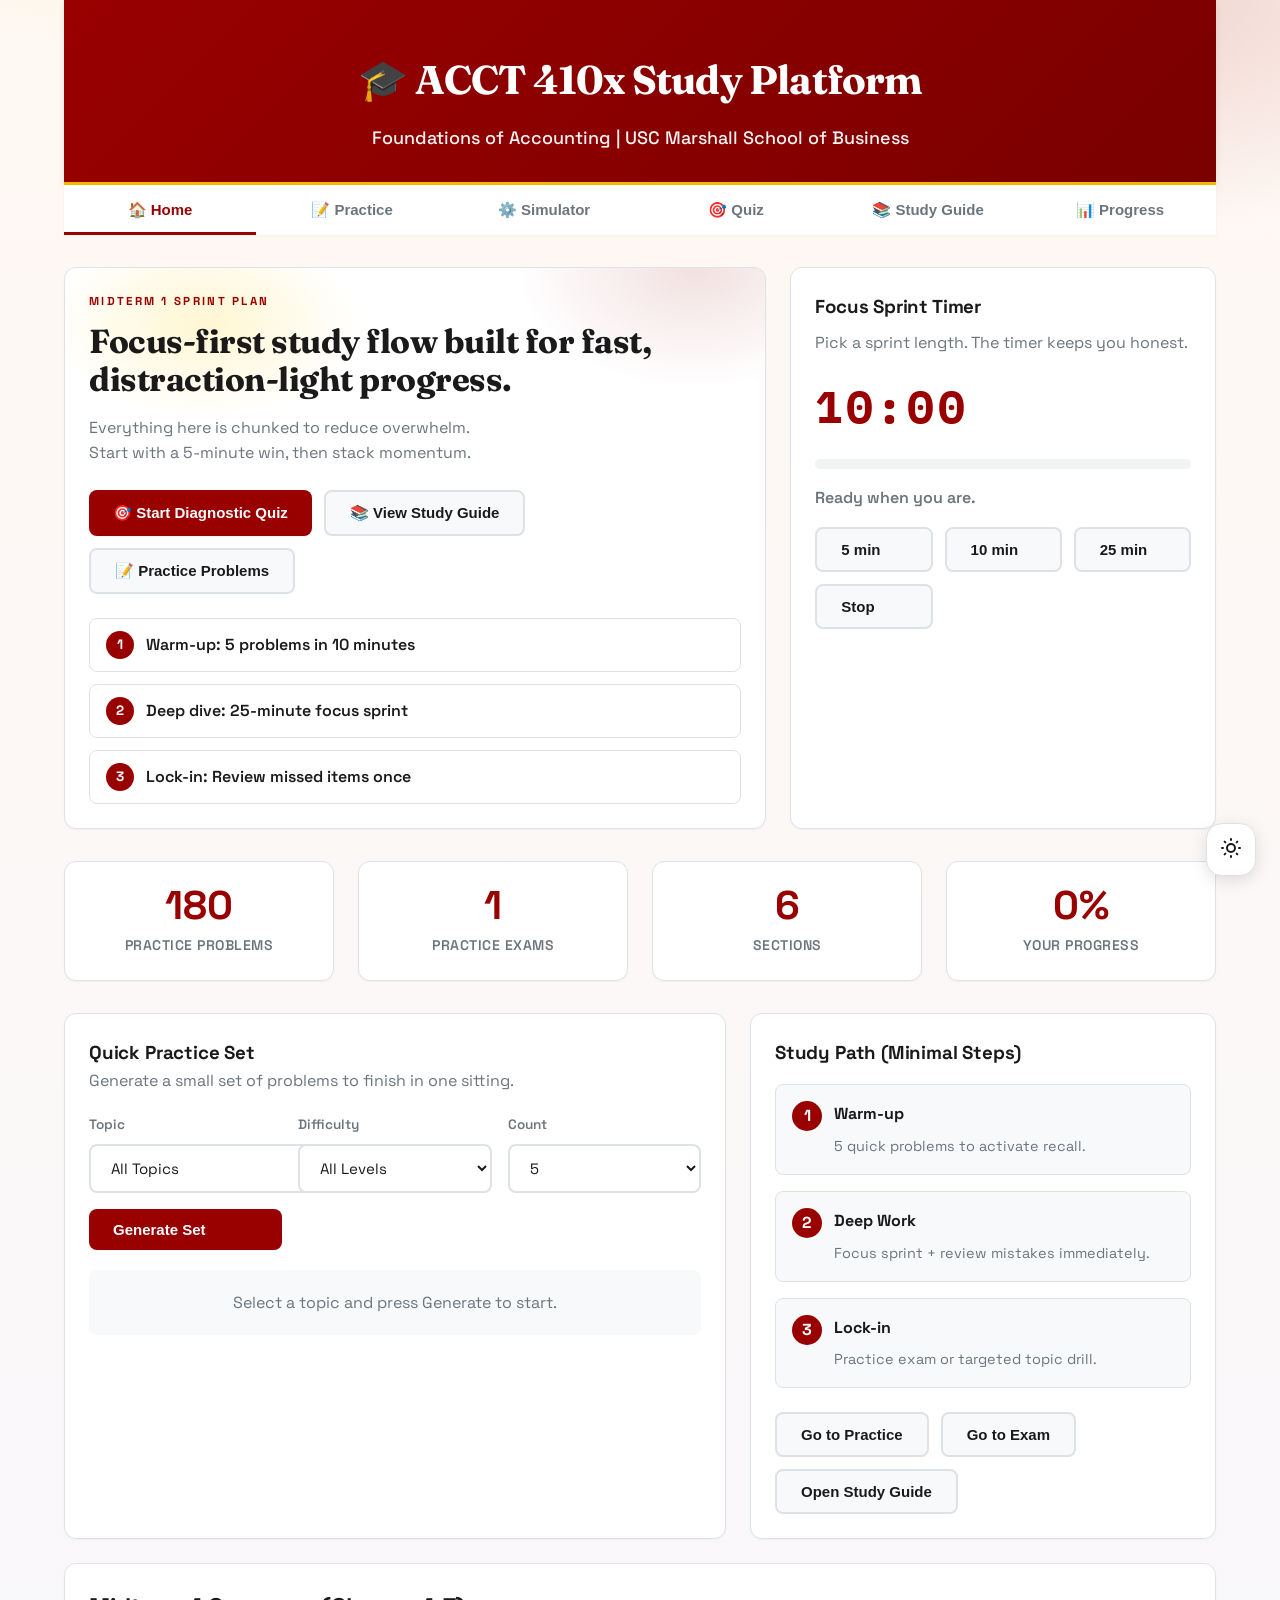
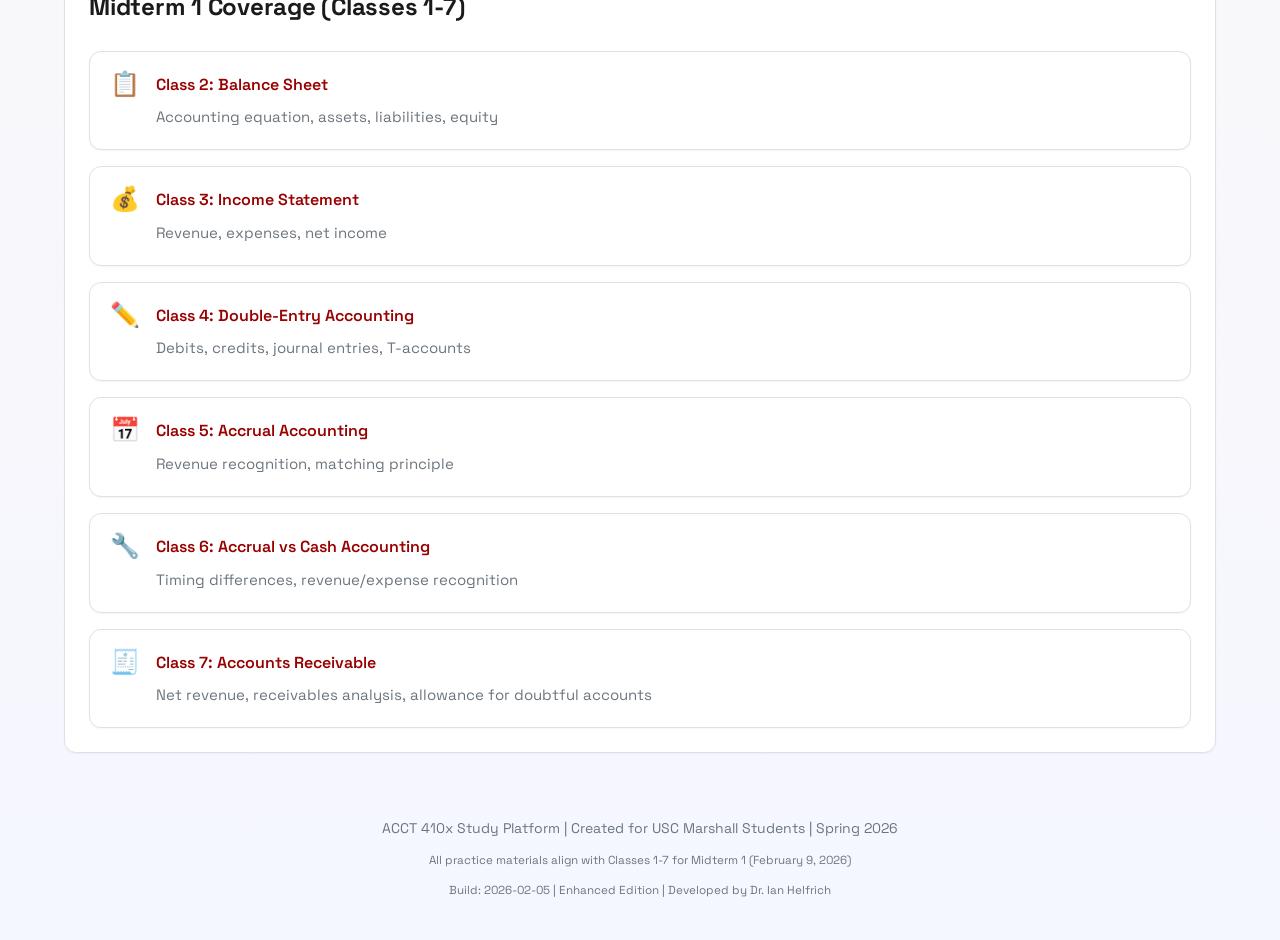
<file: index.html>
<!DOCTYPE html>
<html lang="en">
<head>
    <meta charset="UTF-8">
    <meta name="viewport" content="width=device-width, initial-scale=1.0">
    <meta name="description" content="ACCT 410x Study Platform - Comprehensive practice for USC Marshall School of Accounting">
    <title>ACCT 410x Study Platform | Foundations of Accounting</title>
    <link rel="stylesheet" href="styles.css">
</head>
<body data-theme="light">
    <div class="container">
        <header>
            <h1>🎓 ACCT 410x Study Platform</h1>
            <p class="subtitle">Foundations of Accounting | USC Marshall School of Business</p>
        </header>

        <nav class="main-nav">
            <button class="nav-btn active" data-section="home">🏠 Home</button>
            <button class="nav-btn" data-section="practice">📝 Practice</button>
            <button class="nav-btn" data-section="simulator">⚙️ Simulator</button>
            <button class="nav-btn" data-section="quiz">🎯 Quiz</button>
            <button class="nav-btn" data-section="study">📚 Study Guide</button>
            <button class="nav-btn" data-section="progress">📊 Progress</button>
        </nav>

        <!-- HOME SECTION -->
        <section id="home" class="content-section active">
            <div class="dashboard">
                <div class="hero-panel card">
                    <p class="eyebrow">Midterm 1 Sprint Plan</p>
                    <h2>Focus-first study flow built for fast, distraction‑light progress.</h2>
                    <p class="hero-subtitle">Everything here is chunked to reduce overwhelm. Start with a 5‑minute win, then stack momentum.</p>
                    <div class="cta-buttons">
                        <button class="btn btn-primary" id="ctaDiagnostic">🎯 Start Diagnostic Quiz</button>
                        <button class="btn btn-secondary" id="ctaStudyGuide">📚 View Study Guide</button>
                        <button class="btn btn-secondary" id="ctaPractice">📝 Practice Problems</button>
                    </div>
                    <div class="micro-steps">
                        <div class="micro-step"><span>1</span>Warm‑up: 5 problems in 10 minutes</div>
                        <div class="micro-step"><span>2</span>Deep dive: 25‑minute focus sprint</div>
                        <div class="micro-step"><span>3</span>Lock‑in: Review missed items once</div>
                    </div>
                </div>

                <div class="focus-panel card">
                    <div>
                        <h3>Focus Sprint Timer</h3>
                        <p class="focus-hint">Pick a sprint length. The timer keeps you honest.</p>
                    </div>
                    <div class="focus-timer" id="focusTimer">10:00</div>
                    <div class="focus-progress">
                        <div class="focus-progress-fill" id="focusProgress"></div>
                    </div>
                    <p class="focus-status" id="focusStatus">Ready when you are.</p>
                    <div class="focus-controls">
                        <button class="btn btn-secondary" data-action="focus-start" data-minutes="5">5 min</button>
                        <button class="btn btn-secondary" data-action="focus-start" data-minutes="10">10 min</button>
                        <button class="btn btn-secondary" data-action="focus-start" data-minutes="25">25 min</button>
                        <button class="btn btn-secondary" data-action="focus-stop">Stop</button>
                    </div>
                </div>
            </div>

            <div class="stats-grid">
                <div class="stat-card">
                    <div class="stat-number" id="stat-problems">--</div>
                    <div class="stat-label">Practice Problems</div>
                </div>
                <div class="stat-card">
                    <div class="stat-number" id="stat-exams">--</div>
                    <div class="stat-label">Practice Exams</div>
                </div>
                <div class="stat-card">
                    <div class="stat-number" id="stat-tools">--</div>
                    <div class="stat-label">Sections</div>
                </div>
                <div class="stat-card">
                    <div class="stat-number" id="user-progress">0%</div>
                    <div class="stat-label">Your Progress</div>
                </div>
            </div>

            <div class="home-grid">
                <div class="card quick-practice">
                    <h3>Quick Practice Set</h3>
                    <p class="muted">Generate a small set of problems to finish in one sitting.</p>
                    <div class="quick-controls">
                        <label>
                            Topic
                            <select id="quick-topic">
                                <option value="all">All Topics</option>
                                <option value="balance-sheet">Balance Sheet</option>
                                <option value="income-statement">Income Statement</option>
                                <option value="double-entry">Double-Entry Accounting</option>
                                <option value="accrual">Accrual Accounting</option>
                                <option value="adjusting-entries">Adjusting Entries</option>
                                <option value="accounts-receivable">Accounts Receivable</option>
                                <option value="financial-ratios">Financial Ratios</option>
                            </select>
                        </label>
                        <label>
                            Difficulty
                            <select id="quick-difficulty">
                                <option value="all">All Levels</option>
                                <option value="easy">Easy</option>
                                <option value="medium">Medium</option>
                                <option value="hard">Hard</option>
                                <option value="expert">Expert</option>
                            </select>
                        </label>
                        <label>
                            Count
                            <select id="quick-count">
                                <option value="3">3</option>
                                <option value="5" selected>5</option>
                                <option value="8">8</option>
                            </select>
                        </label>
                        <button class="btn btn-primary" data-action="quick-practice">Generate Set</button>
                    </div>
                    <div id="quick-practice-container" class="quick-results">
                        <p class="placeholder">Select a topic and press Generate to start.</p>
                    </div>
                </div>

                <div class="card study-path">
                    <h3>Study Path (Minimal Steps)</h3>
                    <div class="path-steps">
                        <div class="path-step">
                            <span>1</span>
                            <div>
                                <strong>Warm‑up</strong>
                                <p>5 quick problems to activate recall.</p>
                            </div>
                        </div>
                        <div class="path-step">
                            <span>2</span>
                            <div>
                                <strong>Deep Work</strong>
                                <p>Focus sprint + review mistakes immediately.</p>
                            </div>
                        </div>
                        <div class="path-step">
                            <span>3</span>
                            <div>
                                <strong>Lock‑in</strong>
                                <p>Practice exam or targeted topic drill.</p>
                            </div>
                        </div>
                    </div>
                    <div class="path-actions">
                        <button class="btn btn-secondary" data-action="goto-practice">Go to Practice</button>
                        <button class="btn btn-secondary" data-action="goto-quiz">Go to Exam</button>
                        <button class="btn btn-secondary" data-action="goto-study">Open Study Guide</button>
                    </div>
                </div>

                <div class="card topic-overview">
                    <h3>Midterm 1 Coverage (Classes 1-7)</h3>
                    <div class="topic-list">
                        <div class="topic-item">
                            <span class="topic-icon">📋</span>
                            <div class="topic-content">
                                <strong>Class 2: Balance Sheet</strong>
                                <p>Accounting equation, assets, liabilities, equity</p>
                            </div>
                        </div>
                        <div class="topic-item">
                            <span class="topic-icon">💰</span>
                            <div class="topic-content">
                                <strong>Class 3: Income Statement</strong>
                                <p>Revenue, expenses, net income</p>
                            </div>
                        </div>
                        <div class="topic-item">
                            <span class="topic-icon">✏️</span>
                            <div class="topic-content">
                                <strong>Class 4: Double-Entry Accounting</strong>
                                <p>Debits, credits, journal entries, T-accounts</p>
                            </div>
                        </div>
                        <div class="topic-item">
                            <span class="topic-icon">📅</span>
                            <div class="topic-content">
                                <strong>Class 5: Accrual Accounting</strong>
                                <p>Revenue recognition, matching principle</p>
                            </div>
                        </div>
                        <div class="topic-item">
                            <span class="topic-icon">🔧</span>
                            <div class="topic-content">
                                <strong>Class 6: Accrual vs Cash Accounting</strong>
                                <p>Timing differences, revenue/expense recognition</p>
                            </div>
                        </div>
                        <div class="topic-item">
                            <span class="topic-icon">🧾</span>
                            <div class="topic-content">
                                <strong>Class 7: Accounts Receivable</strong>
                                <p>Net revenue, receivables analysis, allowance for doubtful accounts</p>
                            </div>
                        </div>
                    </div>
                </div>
            </div>
        </section>

        <!-- PRACTICE SECTION -->
        <section id="practice" class="content-section">
            <div class="practice-studio">
                <div class="practice-controls card">
                    <div class="practice-header">
                        <h2>Practice Studio</h2>
                        <p class="muted">Build a focused set, hit it hard, and review quickly. Designed for short attention bursts.</p>
                    </div>
                    <div class="practice-modes">
                        <label>
                            Session Mode
                            <select id="practice-mode">
                                <option value="mixed">Mixed (shuffle)</option>
                                <option value="focused">Focused (ordered)</option>
                            </select>
                        </label>
                    </div>
                    <div class="practice-grid">
                        <label>
                            Topic
                            <select id="practice-topic">
                                <option value="all">All Topics</option>
                                <option value="balance-sheet">Balance Sheet</option>
                                <option value="income-statement">Income Statement</option>
                                <option value="double-entry">Double-Entry Accounting</option>
                                <option value="accrual">Accrual Accounting</option>
                                <option value="adjusting-entries">Adjusting Entries</option>
                                <option value="accounts-receivable">Accounts Receivable</option>
                                <option value="financial-ratios">Financial Ratios</option>
                            </select>
                        </label>
                        <label>
                            Difficulty
                            <select id="practice-difficulty">
                                <option value="all">All Levels</option>
                                <option value="easy">Easy</option>
                                <option value="medium">Medium</option>
                                <option value="hard">Hard</option>
                                <option value="expert">Expert</option>
                            </select>
                        </label>
                        <label>
                            Problem Count
                            <select id="practice-count">
                                <option value="5">5</option>
                                <option value="10" selected>10</option>
                                <option value="15">15</option>
                                <option value="20">20</option>
                            </select>
                        </label>
                    </div>
                    <div class="practice-actions">
                        <button class="btn btn-primary" id="practiceGenerateBtn">Generate Set</button>
                        <button class="btn btn-secondary" id="practiceResetBtn">Reset Session</button>
                    </div>
                    <div class="session-stats">
                        <div class="session-card">
                            <span>Attempted</span>
                            <strong id="session-attempted">0</strong>
                        </div>
                        <div class="session-card">
                            <span>Correct</span>
                            <strong id="session-correct">0</strong>
                        </div>
                        <div class="session-card">
                            <span>Accuracy</span>
                            <strong id="session-accuracy">0%</strong>
                        </div>
                        <div class="session-card">
                            <span>Streak</span>
                            <strong id="session-streak">0</strong>
                        </div>
                    </div>
                    <div class="practice-tips">
                        <p><strong>Quick rule:</strong> Attempt → Check → Fix → Move on. Keep it moving.</p>
                    </div>
                </div>

                <div class="practice-workbench">
                    <div id="practice-container">
                        <p class="placeholder">Generate a set to begin practicing.</p>
                    </div>
                </div>
            </div>
        </section>

        <!-- SIMULATOR SECTION -->
        <section id="simulator" class="content-section">
            <h2>Accounting Cycle Simulator</h2>
            <p>Build complete financial statements from scratch</p>
            <div id="simulator-container">
                <p class="placeholder">Simulator loading...</p>
            </div>
        </section>

        <!-- QUIZ SECTION -->
        <section id="quiz" class="content-section">
            <h2>Adaptive Quiz System</h2>
            <div id="quiz-container">
                <p class="placeholder">Quiz loading...</p>
            </div>
        </section>

        <!-- STUDY GUIDE SECTION -->
        <section id="study" class="content-section">
            <h2>Comprehensive Study Guide</h2>
            <div id="study-container">
                <p class="placeholder">Study guide loading...</p>
            </div>
        </section>

        <!-- PROGRESS SECTION -->
        <section id="progress" class="content-section">
            <h2>Your Progress</h2>
            <div id="progress-container">
                <p class="placeholder">Progress tracking loading...</p>
            </div>
        </section>
    </div>

    <footer>
        <p>ACCT 410x Study Platform | Created for USC Marshall Students | Spring 2026</p>
        <p><small>All practice materials align with Classes 1-7 for Midterm 1 (February 9, 2026)</small></p>
        <p><small>Build: 2026-02-05 | Enhanced Edition | Developed by Dr. Ian Helfrich</small></p>
    </footer>

    <!-- Dark Mode Toggle -->
    <button class="dark-mode-toggle" id="dark-mode-toggle" aria-label="Toggle dark mode">
        <svg xmlns="http://www.w3.org/2000/svg" viewBox="0 0 24 24" id="theme-icon">
            <path d="M12 3v1m0 16v1m9-9h-1M4 12H3m15.364 6.364l-.707-.707M6.343 6.343l-.707-.707m12.728 0l-.707.707M6.343 17.657l-.707.707M16 12a4 4 0 11-8 0 4 4 0 018 0z"/>
        </svg>
    </button>

    <script src="problems.js"></script>
    <script src="practice-exam.js"></script>
    <script src="study-guide.js"></script>
    <script src="app.js"></script>
</body>
</html>
</file>
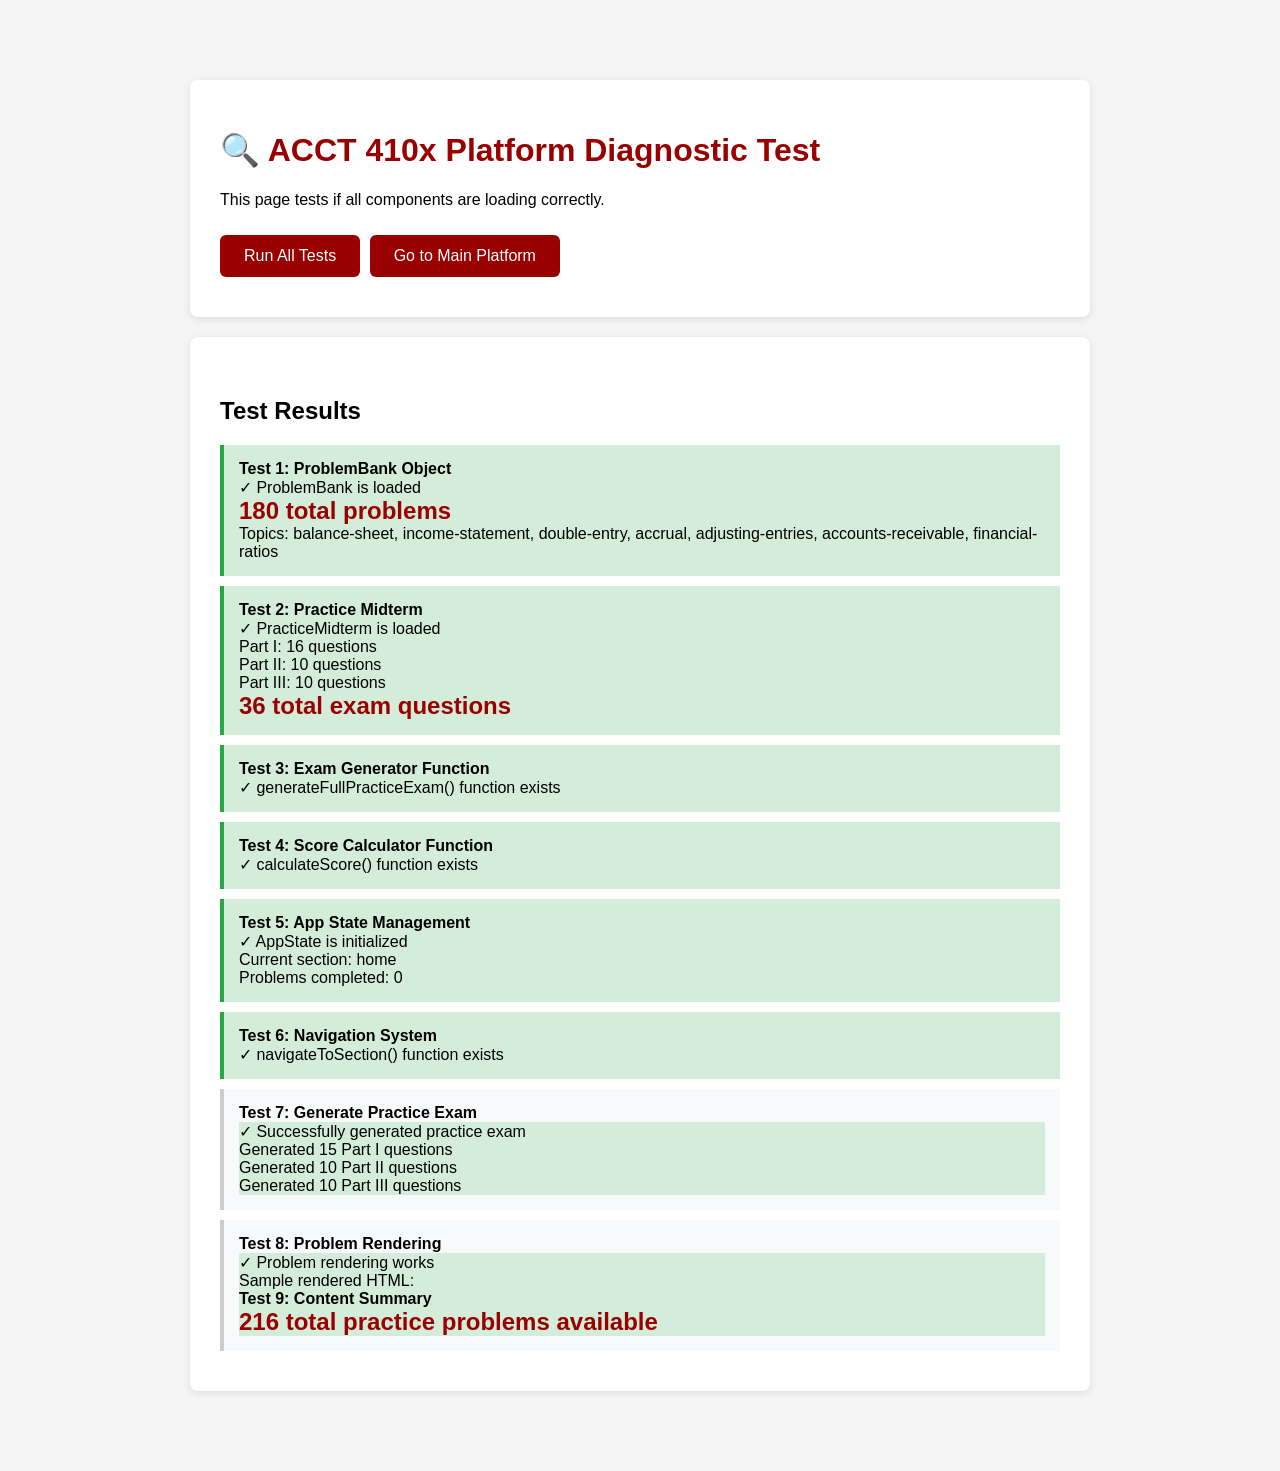
<file: test.html>
<!DOCTYPE html>
<html lang="en">
<head>
    <meta charset="UTF-8">
    <meta name="viewport" content="width=device-width, initial-scale=1.0">
    <title>ACCT 410x Diagnostic Test</title>
    <style>
        body {
            font-family: -apple-system, BlinkMacSystemFont, 'Segoe UI', sans-serif;
            max-width: 900px;
            margin: 40px auto;
            padding: 20px;
            background: #f5f5f5;
        }
        .test-card {
            background: white;
            padding: 30px;
            margin: 20px 0;
            border-radius: 8px;
            box-shadow: 0 2px 8px rgba(0,0,0,0.1);
        }
        .test-result {
            padding: 15px;
            margin: 10px 0;
            border-left: 4px solid #ccc;
            background: #f8f9fa;
        }
        .success {
            border-color: #28a745;
            background: #d4edda;
        }
        .error {
            border-color: #dc3545;
            background: #f8d7da;
        }
        h1 { color: #990000; }
        h2 { margin-top: 30px; }
        code {
            background: #e9ecef;
            padding: 2px 6px;
            border-radius: 3px;
            font-family: monospace;
        }
        button {
            background: #990000;
            color: white;
            border: none;
            padding: 12px 24px;
            border-radius: 6px;
            cursor: pointer;
            font-size: 16px;
            margin: 10px 5px 10px 0;
        }
        button:hover {
            background: #770000;
        }
        .problem-count {
            font-size: 24px;
            font-weight: bold;
            color: #990000;
        }
    </style>
</head>
<body>
    <div class="test-card">
        <h1>🔍 ACCT 410x Platform Diagnostic Test</h1>
        <p>This page tests if all components are loading correctly.</p>
        <button onclick="runAllTests()">Run All Tests</button>
        <button onclick="location.href='index.html'">Go to Main Platform</button>
    </div>

    <div id="test-results"></div>

    <script src="problems.js"></script>
    <script src="practice-exam.js"></script>
    <script src="app.js"></script>

    <script>
        function runAllTests() {
            const resultsDiv = document.getElementById('test-results');
            resultsDiv.innerHTML = '';

            let html = '<div class="test-card"><h2>Test Results</h2>';

            // Test 1: Check if ProblemBank exists
            html += '<div class="test-result ' + (typeof ProblemBank !== 'undefined' ? 'success' : 'error') + '">';
            html += '<strong>Test 1: ProblemBank Object</strong><br>';
            if (typeof ProblemBank !== 'undefined') {
                html += '✓ ProblemBank is loaded<br>';
                html += `<div class="problem-count">${getAllProblems().length} total problems</div>`;
                html += 'Topics: ' + Object.keys(ProblemBank).join(', ');
            } else {
                html += '✗ ProblemBank is NOT defined';
            }
            html += '</div>';

            // Test 2: Check if PracticeMidterm exists
            html += '<div class="test-result ' + (typeof PracticeMidterm !== 'undefined' ? 'success' : 'error') + '">';
            html += '<strong>Test 2: Practice Midterm</strong><br>';
            if (typeof PracticeMidterm !== 'undefined') {
                html += '✓ PracticeMidterm is loaded<br>';
                html += `Part I: ${PracticeMidterm.partI_MultipleChoice.length} questions<br>`;
                html += `Part II: ${PracticeMidterm.partII_AccountClassification.length} questions<br>`;
                html += `Part III: ${PracticeMidterm.partIII_TransactionAnalysis.length} questions<br>`;
                html += `<div class="problem-count">${PracticeMidterm.partI_MultipleChoice.length + PracticeMidterm.partII_AccountClassification.length + PracticeMidterm.partIII_TransactionAnalysis.length} total exam questions</div>`;
            } else {
                html += '✗ PracticeMidterm is NOT defined';
            }
            html += '</div>';

            // Test 3: Check if functions exist
            html += '<div class="test-result ' + (typeof generateFullPracticeExam === 'function' ? 'success' : 'error') + '">';
            html += '<strong>Test 3: Exam Generator Function</strong><br>';
            if (typeof generateFullPracticeExam === 'function') {
                html += '✓ generateFullPracticeExam() function exists';
            } else {
                html += '✗ generateFullPracticeExam() function NOT found';
            }
            html += '</div>';

            // Test 4: Check if calculateScore exists
            html += '<div class="test-result ' + (typeof calculateScore === 'function' ? 'success' : 'error') + '">';
            html += '<strong>Test 4: Score Calculator Function</strong><br>';
            if (typeof calculateScore === 'function') {
                html += '✓ calculateScore() function exists';
            } else {
                html += '✗ calculateScore() function NOT found';
            }
            html += '</div>';

            // Test 5: Check if AppState exists
            html += '<div class="test-result ' + (typeof AppState !== 'undefined' ? 'success' : 'error') + '">';
            html += '<strong>Test 5: App State Management</strong><br>';
            if (typeof AppState !== 'undefined') {
                html += '✓ AppState is initialized<br>';
                html += `Current section: ${AppState.currentSection}<br>`;
                html += `Problems completed: ${AppState.userProgress.problemsCompleted}`;
            } else {
                html += '✗ AppState is NOT defined';
            }
            html += '</div>';

            // Test 6: Check navigation
            html += '<div class="test-result ' + (typeof navigateToSection === 'function' ? 'success' : 'error') + '">';
            html += '<strong>Test 6: Navigation System</strong><br>';
            if (typeof navigateToSection === 'function') {
                html += '✓ navigateToSection() function exists';
            } else {
                html += '✗ navigateToSection() function NOT found';
            }
            html += '</div>';

            // Test 7: Test generating actual exam
            html += '<div class="test-result">';
            html += '<strong>Test 7: Generate Practice Exam</strong><br>';
            try {
                if (typeof generateFullPracticeExam === 'function') {
                    const exam = generateFullPracticeExam();
                    if (exam && exam.partI && exam.partII && exam.partIII) {
                        html += '<div class="success">';
                        html += '✓ Successfully generated practice exam<br>';
                        html += `Generated ${exam.partI.length} Part I questions<br>`;
                        html += `Generated ${exam.partII.length} Part II questions<br>`;
                        html += `Generated ${exam.partIII.length} Part III questions`;
                        html += '</div>';
                    } else {
                        html += '<div class="error">✗ Exam generated but structure is wrong</div>';
                    }
                } else {
                    html += '<div class="error">✗ Cannot test - function missing</div>';
                }
            } catch(e) {
                html += '<div class="error">✗ Error generating exam: ' + e.message + '</div>';
            }
            html += '</div>';

            // Test 8: Test problem rendering
            html += '<div class="test-result">';
            html += '<strong>Test 8: Problem Rendering</strong><br>';
            try {
                if (typeof renderProblem === 'function' && typeof ProblemBank !== 'undefined') {
                    const allProblems = getAllProblems();
                    if (allProblems.length > 0) {
                        const testProblem = allProblems[0];
                        const rendered = renderProblem(testProblem, 0);
                        if (rendered && rendered.length > 50) {
                            html += '<div class="success">✓ Problem rendering works<br>';
                            html += `Sample rendered HTML: ${rendered.substring(0, 100)}...</div>`;
                        } else {
                            html += '<div class="error">✗ Problem rendering returned empty/short content</div>';
                        }
                    } else {
                        html += '<div class="error">✗ No problems available to test rendering</div>';
                    }
                } else {
                    html += '<div class="error">✗ Cannot test - renderProblem function or ProblemBank missing</div>';
                }
            } catch(e) {
                html += '<div class="error">✗ Error rendering problem: ' + e.message + '</div>';
            }
            html += '</div>';

            // Test 9: Count total content
            html += '<div class="test-result success">';
            html += '<strong>Test 9: Content Summary</strong><br>';
            let totalProblems = 0;
            if (typeof ProblemBank !== 'undefined') {
                totalProblems += getAllProblems().length;
            }
            if (typeof PracticeMidterm !== 'undefined') {
                totalProblems += (PracticeMidterm.partI_MultipleChoice?.length || 0) +
                                 (PracticeMidterm.partII_AccountClassification?.length || 0) +
                                 (PracticeMidterm.partIII_TransactionAnalysis?.length || 0);
            }
            html += `<div class="problem-count">${totalProblems} total practice problems available</div>`;
            html += '</div>';

            html += '</div>';
            resultsDiv.innerHTML = html;
        }

        // Auto-run tests on page load
        window.addEventListener('DOMContentLoaded', () => {
            setTimeout(runAllTests, 500);
        });
    </script>
</body>
</html>
</file>
<file: styles.css>
@import url('https://fonts.googleapis.com/css2?family=Fraunces:opsz,wght@9..144,600;9..144,700&family=IBM+Plex+Mono:wght@400;500;600&family=Space+Grotesk:wght@400;500;600;700&display=swap');

/* ===========================
   ACCT 410x Study Platform - SILKY SMOOTH
   Refined, Professional, Buttery Transitions
   =========================== */

:root {
    /* USC Brand */
    --usc-cardinal: #990000;
    --usc-gold: #FFCC00;
    --primary: #990000;
    --primary-hover: #7a0000;
    --accent: #FFCC00;

    /* Neutrals - Light */
    --bg-primary: #FFFFFF;
    --bg-secondary: #F8F9FA;
    --bg-tertiary: #F1F3F5;
    --text-primary: #1A1A1A;
    --text-secondary: #6C757D;
    --text-tertiary: #ADB5BD;
    --border: #DEE2E6;
    --border-hover: #CED4DA;

    /* Semantic */
    --success: #10B981;
    --success-bg: #D1FAE5;
    --error: #EF4444;
    --error-bg: #FEE2E2;
    --warning: #F59E0B;
    --warning-bg: #FEF3C7;

    /* Typography */
    --font-sans: 'Space Grotesk', 'Manrope', sans-serif;
    --font-display: 'Fraunces', 'Times New Roman', serif;
    --font-mono: 'IBM Plex Mono', 'Courier New', monospace;

    /* Surfaces */
    --page-gradient:
        radial-gradient(900px 500px at 12% -10%, rgba(255, 204, 0, 0.18), transparent 60%),
        radial-gradient(800px 420px at 88% 0%, rgba(153, 0, 0, 0.15), transparent 55%),
        linear-gradient(180deg, #fff8f2 0%, #f5f7ff 100%);

    /* Spacing */
    --space-2: 0.5rem;
    --space-3: 0.75rem;
    --space-4: 1rem;
    --space-5: 1.25rem;
    --space-6: 1.5rem;
    --space-8: 2rem;
    --space-12: 3rem;

    /* Shadows - Subtle */
    --shadow-sm: 0 1px 2px rgba(0, 0, 0, 0.04);
    --shadow-md: 0 2px 8px rgba(0, 0, 0, 0.08);
    --shadow-lg: 0 4px 16px rgba(0, 0, 0, 0.12);

    /* Transitions - SMOOTH */
    --transition: 280ms cubic-bezier(0.4, 0.0, 0.2, 1);

    /* Radius */
    --radius-sm: 0.375rem;
    --radius-md: 0.5rem;
    --radius-lg: 0.75rem;
    --radius-xl: 1rem;
}

/* Dark Mode */
[data-theme="dark"] {
    --bg-primary: #1A1A1A;
    --bg-secondary: #252525;
    --bg-tertiary: #2F2F2F;
    --text-primary: #F5F5F5;
    --text-secondary: #B0B0B0;
    --text-tertiary: #808080;
    --border: #3A3A3A;
    --border-hover: #4A4A4A;
    --shadow-sm: 0 1px 2px rgba(0, 0, 0, 0.3);
    --shadow-md: 0 2px 8px rgba(0, 0, 0, 0.4);
    --shadow-lg: 0 4px 16px rgba(0, 0, 0, 0.5);
    --page-gradient:
        radial-gradient(900px 500px at 12% -10%, rgba(255, 204, 0, 0.08), transparent 60%),
        radial-gradient(800px 420px at 88% 0%, rgba(153, 0, 0, 0.12), transparent 55%),
        linear-gradient(180deg, #171717 0%, #1f2027 100%);
}

/* Reset */
*, *::before, *::after {
    box-sizing: border-box;
    margin: 0;
    padding: 0;
}

html {
    font-size: 16px;
    -webkit-font-smoothing: antialiased;
    -moz-osx-font-smoothing: grayscale;
    scroll-behavior: smooth;
}

body {
    font-family: var(--font-sans);
    color: var(--text-primary);
    background: var(--page-gradient);
    line-height: 1.6;
    transition: background-color var(--transition), color var(--transition);
}

.container {
    max-width: 1200px;
    margin: 0 auto;
    padding: 0 var(--space-6);
}

/* Header */
header {
    background: linear-gradient(135deg, var(--primary) 0%, #7a0000 100%);
    color: white;
    padding: var(--space-12) 0 var(--space-8);
    text-align: center;
    box-shadow: var(--shadow-md);
    position: relative;
}

header::after {
    content: '';
    position: absolute;
    bottom: 0;
    left: 0;
    right: 0;
    height: 3px;
    background: var(--accent);
    opacity: 0.9;
}

header h1 {
    font-size: 2.5rem;
    font-weight: 700;
    letter-spacing: -0.02em;
    margin-bottom: var(--space-3);
    font-family: var(--font-display);
}

header .subtitle {
    font-size: 1.125rem;
    opacity: 0.95;
    font-weight: 500;
}

h2 {
    font-family: var(--font-display);
    letter-spacing: -0.015em;
}

h3, h4 {
    font-family: var(--font-sans);
    letter-spacing: -0.01em;
}

/* Navigation */
.main-nav {
    background: var(--bg-primary);
    box-shadow: var(--shadow-sm);
    position: sticky;
    top: 0;
    z-index: 100;
    display: flex;
    overflow-x: auto;
    scrollbar-width: thin;
    scrollbar-color: var(--border) transparent;
    transition: box-shadow var(--transition);
}

.main-nav:hover {
    box-shadow: var(--shadow-md);
}

.main-nav::-webkit-scrollbar {
    height: 3px;
}

.main-nav::-webkit-scrollbar-track {
    background: transparent;
}

.main-nav::-webkit-scrollbar-thumb {
    background: var(--border);
    border-radius: 3px;
}

.nav-btn {
    flex: 1;
    min-width: 140px;
    padding: var(--space-4) var(--space-5);
    border: none;
    background: transparent;
    color: var(--text-secondary);
    font-size: 0.9375rem;
    font-weight: 600;
    cursor: pointer;
    position: relative;
    transition: color var(--transition);
}

.nav-btn::after {
    content: '';
    position: absolute;
    bottom: 0;
    left: 0;
    right: 0;
    height: 3px;
    background: var(--primary);
    opacity: 0;
    transform: scaleX(0);
    transition: transform var(--transition), opacity var(--transition);
}

.nav-btn:hover {
    color: var(--primary);
}

.nav-btn:hover::after {
    opacity: 0.3;
    transform: scaleX(1);
}

.nav-btn.active {
    color: var(--primary);
}

.nav-btn.active::after {
    opacity: 1;
    transform: scaleX(1);
}

/* Dark Mode Toggle */
.dark-mode-toggle {
    position: fixed;
    bottom: var(--space-6);
    right: var(--space-6);
    z-index: 1000;
    background: var(--bg-primary);
    border: 1px solid var(--border);
    border-radius: var(--radius-xl);
    padding: var(--space-3);
    cursor: pointer;
    box-shadow: var(--shadow-lg);
    transition: transform var(--transition), box-shadow var(--transition);
}

.dark-mode-toggle:hover {
    transform: translateY(-2px);
}

.dark-mode-toggle svg {
    width: 24px;
    height: 24px;
    fill: none;
    stroke: var(--text-primary);
    stroke-width: 2;
    stroke-linecap: round;
    stroke-linejoin: round;
    transition: transform var(--transition);
}

.dark-mode-toggle:hover svg {
    transform: rotate(15deg);
}

/* Sections */
.content-section {
    display: none;
    padding: var(--space-8) 0;
    opacity: 0;
    transition: opacity var(--transition);
}

.content-section.active {
    display: block;
    opacity: 1;
    animation: fadeIn 240ms ease;
}

@keyframes riseIn {
    from {
        opacity: 0;
        transform: translateY(12px);
    }
    to {
        opacity: 1;
        transform: translateY(0);
    }
}

@keyframes fadeIn {
    from {
        opacity: 0;
    }
    to {
        opacity: 1;
    }
}

/* Home Dashboard */
.dashboard {
    display: grid;
    grid-template-columns: minmax(0, 1.65fr) minmax(0, 1fr);
    gap: var(--space-6);
    align-items: stretch;
}

.hero-panel {
    background:
        linear-gradient(140deg, rgba(255, 255, 255, 0.98) 0%, rgba(255, 245, 232, 0.92) 100%);
    border: 1px solid rgba(153, 0, 0, 0.18);
    position: relative;
    overflow: hidden;
}

.hero-panel::after {
    content: '';
    position: absolute;
    inset: 0;
    background:
        radial-gradient(260px 160px at 20% 10%, rgba(255, 204, 0, 0.18), transparent 60%),
        radial-gradient(300px 200px at 90% 0%, rgba(153, 0, 0, 0.12), transparent 60%);
    pointer-events: none;
}

.hero-panel > * {
    position: relative;
    z-index: 1;
}

.eyebrow {
    text-transform: uppercase;
    letter-spacing: 0.2em;
    font-size: 0.72rem;
    font-weight: 700;
    color: var(--primary);
}

.hero-panel h2 {
    font-size: clamp(1.9rem, 2.6vw, 2.8rem);
    line-height: 1.15;
    margin: var(--space-3) 0 var(--space-4);
}

.hero-subtitle {
    color: var(--text-secondary);
    max-width: 42ch;
    margin-bottom: var(--space-6);
}

.cta-buttons {
    display: flex;
    flex-wrap: wrap;
    gap: var(--space-3);
    margin-bottom: var(--space-6);
}

.micro-steps {
    display: grid;
    gap: var(--space-3);
}

.micro-step {
    display: flex;
    align-items: center;
    gap: var(--space-3);
    padding: var(--space-3) var(--space-4);
    background: rgba(255, 255, 255, 0.8);
    border: 1px solid var(--border);
    border-radius: var(--radius-md);
    font-weight: 600;
}

.micro-step span {
    width: 28px;
    height: 28px;
    border-radius: 50%;
    background: var(--primary);
    color: white;
    display: inline-flex;
    align-items: center;
    justify-content: center;
    font-size: 0.85rem;
    font-weight: 700;
}

.focus-panel {
    background: linear-gradient(180deg, rgba(255, 255, 255, 0.95) 0%, rgba(246, 248, 255, 0.95) 100%);
    border: 1px solid var(--border);
    display: flex;
    flex-direction: column;
    gap: var(--space-4);
}

.focus-panel h3 {
    margin-bottom: var(--space-2);
}

.focus-hint {
    color: var(--text-secondary);
    margin-bottom: 0;
}

.focus-timer {
    font-family: var(--font-mono);
    font-size: 2.8rem;
    font-weight: 700;
    letter-spacing: 0.08em;
    color: var(--primary);
    font-variant-numeric: tabular-nums;
}

.focus-progress {
    width: 100%;
    height: 10px;
    background: var(--bg-tertiary);
    border-radius: var(--radius-xl);
    overflow: hidden;
}

.focus-progress-fill {
    height: 100%;
    width: 0%;
    background: linear-gradient(90deg, var(--primary), #FFB200);
    transition: width 200ms ease;
}

.focus-status {
    color: var(--text-secondary);
    font-weight: 600;
}

.focus-controls {
    display: grid;
    grid-template-columns: repeat(auto-fit, minmax(90px, 1fr));
    gap: var(--space-3);
}

.home-grid {
    display: grid;
    grid-template-columns: repeat(12, minmax(0, 1fr));
    gap: var(--space-6);
    margin-top: var(--space-8);
}

.quick-practice {
    grid-column: span 7;
}

.study-path {
    grid-column: span 5;
}

.topic-overview {
    grid-column: span 12;
}

.home-grid .topic-overview {
    margin-top: 0;
}

.muted {
    color: var(--text-secondary);
}

.quick-controls {
    display: grid;
    grid-template-columns: repeat(auto-fit, minmax(150px, 1fr));
    gap: var(--space-4);
    margin: var(--space-5) 0;
    align-items: end;
}

.quick-controls label {
    display: grid;
    gap: var(--space-2);
    font-size: 0.85rem;
    font-weight: 600;
    color: var(--text-secondary);
}

.quick-results {
    margin-top: var(--space-4);
}

.quick-set {
    display: grid;
    gap: var(--space-4);
}

.quick-results-header {
    display: flex;
    align-items: center;
    justify-content: space-between;
    gap: var(--space-3);
    margin-bottom: var(--space-4);
}

.quick-results-header h4 {
    margin: 0;
}

.quick-count {
    font-size: 0.85rem;
    font-weight: 600;
    color: var(--text-secondary);
    background: var(--bg-secondary);
    padding: var(--space-2) var(--space-3);
    border-radius: var(--radius-md);
}

.quick-results .problem-card {
    margin-bottom: var(--space-4);
}

.path-steps {
    display: grid;
    gap: var(--space-4);
    margin: var(--space-4) 0 var(--space-6);
}

.path-step {
    display: flex;
    gap: var(--space-3);
    align-items: flex-start;
    padding: var(--space-4);
    background: var(--bg-secondary);
    border: 1px solid var(--border);
    border-radius: var(--radius-md);
}

.path-step span {
    width: 30px;
    height: 30px;
    border-radius: 50%;
    background: var(--primary);
    color: white;
    font-weight: 700;
    display: inline-flex;
    align-items: center;
    justify-content: center;
}

.path-step strong {
    display: block;
    margin-bottom: var(--space-2);
}

.path-step p {
    margin: 0;
    color: var(--text-secondary);
    font-size: 0.9rem;
}

.path-actions {
    display: flex;
    flex-wrap: wrap;
    gap: var(--space-3);
}

[data-theme="dark"] .hero-panel {
    background: linear-gradient(140deg, rgba(32, 32, 32, 0.98) 0%, rgba(24, 24, 28, 0.95) 100%);
    border-color: #3A3A3A;
}

[data-theme="dark"] .hero-panel::after {
    opacity: 0.45;
}

[data-theme="dark"] .micro-step {
    background: rgba(36, 36, 36, 0.9);
    border-color: #3A3A3A;
}

[data-theme="dark"] .focus-panel {
    background: linear-gradient(180deg, rgba(30, 30, 30, 0.98) 0%, rgba(24, 24, 28, 0.98) 100%);
}

/* Stats Grid */
.stats-grid {
    display: grid;
    grid-template-columns: repeat(auto-fit, minmax(200px, 1fr));
    gap: var(--space-6);
    margin: var(--space-8) 0;
}

/* Practice Studio */
.practice-studio {
    display: grid;
    grid-template-columns: minmax(280px, 0.85fr) minmax(0, 2fr);
    gap: var(--space-6);
    align-items: start;
}

.practice-controls {
    display: grid;
    gap: var(--space-5);
    position: sticky;
    top: 90px;
}

.practice-header h2 {
    margin-bottom: var(--space-3);
}

.practice-modes label,
.practice-grid label {
    display: grid;
    gap: var(--space-2);
    font-size: 0.85rem;
    font-weight: 600;
    color: var(--text-secondary);
}

.practice-grid {
    display: grid;
    gap: var(--space-4);
}

.practice-actions {
    display: flex;
    flex-wrap: wrap;
    gap: var(--space-3);
}

.session-stats {
    display: grid;
    grid-template-columns: repeat(2, minmax(0, 1fr));
    gap: var(--space-3);
}

.session-card {
    background: var(--bg-secondary);
    border: 1px solid var(--border);
    border-radius: var(--radius-md);
    padding: var(--space-4);
    display: grid;
    gap: var(--space-2);
    font-size: 0.8rem;
    color: var(--text-secondary);
    text-transform: uppercase;
    letter-spacing: 0.08em;
}

.session-card strong {
    font-size: 1.4rem;
    color: var(--primary);
    letter-spacing: 0;
}

.practice-tips {
    padding: var(--space-4);
    background: rgba(255, 204, 0, 0.12);
    border: 1px solid rgba(255, 204, 0, 0.4);
    border-radius: var(--radius-md);
    font-size: 0.9rem;
}

.practice-workbench {
    display: grid;
    gap: var(--space-4);
}

.stat-card {
    background: var(--bg-primary);
    padding: var(--space-6);
    border-radius: var(--radius-lg);
    text-align: center;
    box-shadow: var(--shadow-sm);
    border: 1px solid var(--border);
    transition: transform var(--transition), box-shadow var(--transition), border-color var(--transition);
}

.stat-card:hover {
    transform: translateY(-3px);
    box-shadow: var(--shadow-md);
    border-color: var(--primary);
}

.stat-number {
    font-size: 2.5rem;
    font-weight: 700;
    color: var(--primary);
    margin-bottom: var(--space-2);
    line-height: 1;
}

.stat-label {
    font-size: 0.875rem;
    color: var(--text-secondary);
    font-weight: 600;
    text-transform: uppercase;
    letter-spacing: 0.5px;
}

.dashboard .card,
.home-grid .card,
.stats-grid .stat-card {
    animation: riseIn 420ms ease both;
}

.dashboard .hero-panel {
    animation-delay: 0ms;
}

.dashboard .focus-panel {
    animation-delay: 120ms;
}

.home-grid .card:nth-child(1) {
    animation-delay: 140ms;
}

.home-grid .card:nth-child(2) {
    animation-delay: 200ms;
}

.home-grid .card:nth-child(3) {
    animation-delay: 260ms;
}

/* Cards */
.card, .welcome-card, .topic-item {
    background: var(--bg-primary);
    border-radius: var(--radius-lg);
    padding: var(--space-6);
    box-shadow: var(--shadow-sm);
    border: 1px solid var(--border);
    transition: box-shadow var(--transition), transform var(--transition);
}

.card:hover, .welcome-card:hover {
    box-shadow: var(--shadow-md);
    transform: translateY(-2px);
}

.welcome-card h2 {
    font-size: 1.75rem;
    color: var(--text-primary);
    margin-bottom: var(--space-4);
    font-weight: 700;
}

.welcome-card p {
    color: var(--text-secondary);
    font-size: 1.0625rem;
    margin-bottom: var(--space-6);
}

/* Topic List */
.topic-overview {
    margin-top: var(--space-8);
}

.topic-overview h3 {
    font-size: 1.5rem;
    margin-bottom: var(--space-6);
    color: var(--text-primary);
}

.topic-list {
    display: grid;
    gap: var(--space-4);
}

.topic-item {
    display: flex;
    align-items: flex-start;
    gap: var(--space-4);
    padding: var(--space-5);
}

.topic-icon {
    font-size: 1.5rem;
    line-height: 1;
}

.topic-content strong {
    display: block;
    color: var(--primary);
    margin-bottom: var(--space-2);
    font-weight: 600;
}

.topic-content p {
    color: var(--text-secondary);
    font-size: 0.9375rem;
    margin: 0;
}

/* Problem Cards */
.problems-container {
    max-width: 900px;
    margin: 0 auto;
}

.problems-container h3 {
    font-size: 1.5rem;
    margin-bottom: var(--space-3);
    color: var(--text-primary);
}

.problem-count {
    color: var(--text-secondary);
    margin-bottom: var(--space-6);
    font-size: 0.9375rem;
}

.problem-subtitle {
    color: var(--text-secondary);
    margin-bottom: var(--space-3);
    font-size: 0.9rem;
}

.problem-card {
    background: var(--bg-primary);
    border-radius: var(--radius-lg);
    padding: var(--space-6);
    margin-bottom: var(--space-6);
    box-shadow: var(--shadow-sm);
    border: 1px solid var(--border);
    border-left: 3px solid var(--primary);
    transition: box-shadow var(--transition), transform var(--transition);
}

.problem-card:hover {
    box-shadow: var(--shadow-md);
    transform: translateY(-2px);
}

.problem-header {
    display: flex;
    align-items: center;
    gap: var(--space-3);
    margin-bottom: var(--space-5);
    flex-wrap: wrap;
}

.problem-number {
    font-weight: 700;
    color: var(--primary);
    font-size: 1.0625rem;
}

.problem-difficulty {
    padding: var(--space-2) var(--space-4);
    border-radius: var(--radius-md);
    font-size: 0.8125rem;
    font-weight: 600;
    text-transform: uppercase;
    letter-spacing: 0.5px;
}

.badge-easy {
    background: var(--success-bg);
    color: #047857;
}

.badge-medium {
    background: var(--warning-bg);
    color: #92400E;
}

.badge-hard {
    background: var(--error-bg);
    color: #DC2626;
}

.badge-expert {
    background: #EDE9FE;
    color: #5B21B6;
}

.problem-points {
    margin-left: auto;
    padding: var(--space-2) var(--space-4);
    background: var(--bg-secondary);
    border-radius: var(--radius-md);
    font-weight: 600;
    color: var(--primary);
    font-size: 0.875rem;
}

.problem-question {
    font-size: 1.0625rem;
    line-height: 1.75;
    margin-bottom: var(--space-5);
    color: var(--text-primary);
}

.problem-question ul,
.problem-question ol {
    margin: var(--space-4) 0;
    padding-left: var(--space-6);
    list-style-position: outside;
}

.problem-question ul {
    list-style-type: disc;
}

.problem-question ol {
    list-style-type: decimal;
}

.problem-question li {
    margin-bottom: var(--space-3);
    padding-left: var(--space-2);
    line-height: 1.75;
}

.problem-question p {
    margin-bottom: var(--space-3);
}

.problem-question p:last-child {
    margin-bottom: 0;
}

.problem-question strong {
    font-weight: 600;
    color: var(--primary);
}

.problem-question br {
    display: block;
    margin-bottom: var(--space-2);
    content: "";
}

/* Transaction Analysis */
.transaction-grid {
    display: grid;
    gap: var(--space-3);
    margin-bottom: var(--space-5);
}

.transaction-row {
    display: flex;
    align-items: center;
    justify-content: space-between;
    gap: var(--space-4);
    padding: var(--space-3) var(--space-4);
    border: 1px solid var(--border);
    border-radius: var(--radius-md);
    background: var(--bg-secondary);
}

.transaction-label {
    font-weight: 600;
    color: var(--text-primary);
    min-width: 140px;
}

.transaction-options {
    display: flex;
    gap: var(--space-3);
}

.transaction-choice {
    display: inline-flex;
    align-items: center;
    gap: var(--space-2);
    padding: var(--space-2) var(--space-3);
    border-radius: var(--radius-md);
    border: 1px solid var(--border);
    background: var(--bg-primary);
    cursor: pointer;
    font-weight: 600;
}

.transaction-choice input {
    accent-color: var(--primary);
}

/* Journal Entry */
.journal-entry {
    display: grid;
    gap: var(--space-4);
    margin-bottom: var(--space-5);
}

.journal-entry-group {
    display: grid;
    gap: var(--space-3);
}

.journal-group-label {
    font-weight: 700;
    color: var(--text-primary);
    text-transform: uppercase;
    letter-spacing: 0.08em;
    font-size: 0.75rem;
}

.journal-hint {
    color: var(--text-secondary);
    font-size: 0.9rem;
}

.journal-entry-grid {
    display: grid;
    grid-template-columns: repeat(auto-fit, minmax(220px, 1fr));
    gap: var(--space-4);
}

.journal-column {
    background: var(--bg-secondary);
    border: 1px solid var(--border);
    border-radius: var(--radius-md);
    padding: var(--space-4);
}

.journal-header {
    font-weight: 700;
    color: var(--primary);
    margin-bottom: var(--space-3);
}

.journal-row {
    display: grid;
    grid-template-columns: 1fr 110px;
    gap: var(--space-2);
    margin-bottom: var(--space-3);
}

/* Comprehensive Inputs */
.comprehensive-inputs {
    display: grid;
    gap: var(--space-3);
    margin-bottom: var(--space-5);
}

.comprehensive-grid {
    display: grid;
    grid-template-columns: repeat(auto-fit, minmax(200px, 1fr));
    gap: var(--space-3);
}

.comprehensive-grid label {
    display: grid;
    gap: var(--space-2);
    font-size: 0.85rem;
    color: var(--text-secondary);
    font-weight: 600;
}

/* Comprehensive / Short Answer */
.comprehensive-input,
.comprehensive-workspace {
    display: grid;
    gap: var(--space-3);
    margin-bottom: var(--space-5);
}

.comprehensive-workspace textarea {
    min-height: 120px;
    resize: vertical;
}

.answer-block {
    margin-top: var(--space-3);
}

.feedback-neutral {
    background: var(--bg-secondary);
    border-color: var(--border);
    color: var(--text-primary);
}

.transaction-answer {
    display: grid;
    gap: var(--space-2);
    margin-top: var(--space-3);
}

.transaction-answer-row {
    display: flex;
    justify-content: space-between;
    padding: var(--space-2) var(--space-3);
    background: var(--bg-primary);
    border-radius: var(--radius-md);
    border: 1px solid var(--border);
}

.journal-solution {
    display: grid;
    grid-template-columns: repeat(auto-fit, minmax(200px, 1fr));
    gap: var(--space-4);
    margin-top: var(--space-3);
    padding: var(--space-4);
    background: var(--bg-secondary);
    border-radius: var(--radius-md);
    border: 1px solid var(--border);
}

.journal-solution-grid {
    display: grid;
    grid-template-columns: repeat(auto-fit, minmax(180px, 1fr));
    gap: var(--space-3);
}

.journal-line {
    display: flex;
    justify-content: space-between;
    padding: var(--space-2) 0;
    border-bottom: 1px dashed var(--border);
}

.comprehensive-solution {
    display: grid;
    gap: var(--space-4);
    margin-top: var(--space-3);
}

.solution-group h5 {
    margin-bottom: var(--space-2);
    color: var(--primary);
}

.solution-line {
    display: flex;
    justify-content: space-between;
    padding: var(--space-2) 0;
    border-bottom: 1px dashed var(--border);
}

/* Options */
.problem-options {
    display: flex;
    flex-direction: column;
    gap: var(--space-3);
    margin-bottom: var(--space-5);
}

.option {
    background: var(--bg-secondary);
    border: 2px solid var(--border);
    border-radius: var(--radius-md);
    padding: var(--space-4);
    display: flex;
    align-items: center;
    gap: var(--space-3);
    cursor: pointer;
    transition: all var(--transition);
}

.option:hover {
    border-color: var(--primary);
    background: var(--bg-primary);
}

.option input[type="radio"] {
    width: 20px;
    height: 20px;
    accent-color: var(--primary);
    cursor: pointer;
}

.option label {
    flex: 1;
    cursor: pointer;
    font-size: 0.9375rem;
    line-height: 1.5;
}

.option:has(input:checked) {
    border-color: var(--primary);
    background: var(--bg-primary);
    box-shadow: 0 0 0 3px rgba(153, 0, 0, 0.08);
}

/* Form Inputs */
.calculation-input {
    display: flex;
    align-items: center;
    gap: var(--space-3);
    margin-bottom: var(--space-5);
}

.calculation-input label {
    font-weight: 600;
    color: var(--text-primary);
}

input[type="number"],
input[type="text"],
select,
textarea {
    padding: var(--space-3) var(--space-4);
    border: 2px solid var(--border);
    border-radius: var(--radius-md);
    font-size: 0.9375rem;
    font-family: var(--font-sans);
    background: var(--bg-primary);
    color: var(--text-primary);
    transition: border-color var(--transition), box-shadow var(--transition);
}

input:focus,
select:focus,
textarea:focus {
    outline: none;
    border-color: var(--primary);
    box-shadow: 0 0 0 3px rgba(153, 0, 0, 0.08);
}

input:hover,
select:hover,
textarea:hover {
    border-color: var(--border-hover);
}

/* Buttons */
.btn {
    padding: var(--space-3) var(--space-6);
    border: none;
    border-radius: var(--radius-md);
    font-size: 0.9375rem;
    font-weight: 600;
    cursor: pointer;
    transition: all var(--transition);
    display: inline-flex;
    align-items: center;
    gap: var(--space-2);
}

.btn-primary {
    background: var(--primary);
    color: white;
    box-shadow: var(--shadow-sm);
}

.btn-primary:hover {
    background: var(--primary-hover);
    transform: translateY(-1px);
    box-shadow: var(--shadow-md);
}

.btn-secondary {
    background: var(--bg-secondary);
    color: var(--text-primary);
    border: 2px solid var(--border);
}

.btn-secondary:hover {
    background: var(--bg-primary);
    border-color: var(--primary);
    color: var(--primary);
}

.btn:disabled {
    opacity: 0.5;
    cursor: not-allowed;
}

.check-answer-btn {
    margin-top: var(--space-4);
}

/* Feedback */
.answer-feedback {
    margin-top: var(--space-5);
    padding: var(--space-5);
    border-radius: var(--radius-md);
    border-left: 4px solid;
    transition: opacity var(--transition);
}

.feedback-correct {
    background: var(--success-bg);
    border-color: var(--success);
    color: #047857;
}

.feedback-correct strong {
    color: #047857;
    font-size: 1.0625rem;
    display: block;
    margin-bottom: var(--space-3);
}

.feedback-incorrect {
    background: var(--error-bg);
    border-color: var(--error);
    color: #DC2626;
}

.feedback-incorrect strong {
    color: #DC2626;
    font-size: 1.0625rem;
    display: block;
    margin-bottom: var(--space-3);
}

.feedback-warning {
    background: var(--warning-bg);
    border-color: var(--warning);
    color: #92400E;
}

.answer-feedback p {
    margin: 0;
    line-height: 1.75;
}

.answer-feedback p + p {
    margin-top: var(--space-3);
}

.answer-feedback ul,
.answer-feedback ol {
    margin: var(--space-4) 0;
    padding-left: var(--space-6);
    list-style-position: outside;
}

.answer-feedback ul {
    list-style-type: disc;
}

.answer-feedback ol {
    list-style-type: decimal;
}

.answer-feedback li {
    margin-bottom: var(--space-3);
    padding-left: var(--space-2);
    line-height: 1.75;
}

.answer-feedback strong {
    font-weight: 600;
}

.answer-feedback br {
    display: block;
    margin-bottom: var(--space-2);
    content: "";
}

/* Notifications */
.notification {
    position: fixed;
    right: var(--space-6);
    bottom: calc(var(--space-6) + 56px);
    background: var(--bg-primary);
    border-left: 4px solid var(--primary);
    padding: var(--space-4) var(--space-5);
    border-radius: var(--radius-md);
    box-shadow: var(--shadow-lg);
    z-index: 1100;
    animation: riseIn 300ms ease;
}

.notification-success {
    border-left-color: var(--success);
    background: var(--success-bg);
    color: #047857;
}

.notification-info {
    border-left-color: var(--primary);
}

.notification-warning {
    border-left-color: var(--warning);
    background: var(--warning-bg);
    color: #92400E;
}

/* Practice Filters */
.practice-filters {
    background: var(--bg-primary);
    padding: var(--space-6);
    border-radius: var(--radius-lg);
    margin-bottom: var(--space-8);
    box-shadow: var(--shadow-sm);
    border: 1px solid var(--border);
}

.practice-filters h3 {
    margin-bottom: var(--space-5);
    color: var(--text-primary);
    font-size: 1.25rem;
}

.filter-group {
    margin-bottom: var(--space-5);
}

.filter-group:last-child {
    margin-bottom: 0;
}

.filter-group label {
    display: block;
    margin-bottom: var(--space-2);
    color: var(--text-secondary);
    font-weight: 600;
    font-size: 0.875rem;
}

.filter-group select {
    width: 100%;
}

/* Footer */
footer {
    text-align: center;
    padding: var(--space-8) 0;
    color: var(--text-secondary);
    font-size: 0.875rem;
}

footer p {
    margin-bottom: var(--space-2);
}

/* Utilities */
.text-center { text-align: center; }
.mb-4 { margin-bottom: var(--space-4); }
.mb-6 { margin-bottom: var(--space-6); }
.mb-8 { margin-bottom: var(--space-8); }

.info-message,
.placeholder {
    padding: var(--space-5);
    background: var(--bg-secondary);
    border-radius: var(--radius-md);
    color: var(--text-secondary);
    text-align: center;
}

/* Responsive */
@media (max-width: 768px) {
    header h1 {
        font-size: 2rem;
    }

    header .subtitle {
        font-size: 1rem;
    }

    .nav-btn {
        min-width: 100px;
        font-size: 0.875rem;
        padding: var(--space-3) var(--space-4);
    }

    .stats-grid {
        grid-template-columns: 1fr 1fr;
    }

    .dashboard {
        grid-template-columns: 1fr;
    }

    .home-grid {
        grid-template-columns: 1fr;
    }

    .practice-studio {
        grid-template-columns: 1fr;
    }

    .practice-controls {
        position: static;
    }

    .quick-practice,
    .study-path,
    .topic-overview {
        grid-column: auto;
    }

    .problem-header {
        font-size: 0.875rem;
    }

    .dark-mode-toggle {
        bottom: var(--space-4);
        right: var(--space-4);
    }
}

@media (prefers-reduced-motion: reduce) {
    html {
        scroll-behavior: auto;
    }

    *, *::before, *::after {
        animation: none !important;
        transition-duration: 0.01ms !important;
    }
}

/* Smooth Scrollbar */
::-webkit-scrollbar {
    width: 10px;
}

::-webkit-scrollbar-track {
    background: var(--bg-secondary);
}

::-webkit-scrollbar-thumb {
    background: var(--border);
    border-radius: 5px;
}

::-webkit-scrollbar-thumb:hover {
    background: var(--text-tertiary);
}

/* ===========================
   STUDY GUIDE STYLES
   =========================== */

.study-guide {
    max-width: 900px;
    margin: 0 auto;
}

.study-section {
    margin-bottom: var(--space-8);
    padding: var(--space-6);
    background: var(--bg-primary);
    border: 1px solid var(--border);
    border-radius: var(--radius-md);
    box-shadow: var(--shadow-sm);
    transition: box-shadow var(--transition);
}

.study-section:hover {
    box-shadow: var(--shadow-md);
}

.study-section h3 {
    color: var(--primary);
    font-size: 1.5rem;
    margin-bottom: var(--space-5);
    padding-bottom: var(--space-3);
    border-bottom: 2px solid var(--accent);
}

.study-section h4 {
    color: var(--text-primary);
    font-size: 1.125rem;
    margin-top: var(--space-5);
    margin-bottom: var(--space-3);
}

.concept-block {
    margin-bottom: var(--space-6);
    padding: var(--space-4);
    background: var(--bg-secondary);
    border-radius: var(--radius-sm);
}

.concept-block p {
    margin-bottom: var(--space-3);
    line-height: 1.6;
}

.concept-block ul {
    margin-left: var(--space-6);
    margin-bottom: var(--space-3);
}

.concept-block li {
    margin-bottom: var(--space-2);
    line-height: 1.5;
}

.formula {
    background: var(--bg-tertiary);
    padding: var(--space-5);
    border-radius: var(--radius-md);
    text-align: center;
    font-weight: 700;
    font-size: 1.125rem;
    margin: var(--space-4) 0;
    border-left: 4px solid var(--primary);
    box-shadow: var(--shadow-sm);
    font-family: var(--font-mono);
}

.example {
    background: var(--bg-secondary);
    padding: var(--space-4);
    border-radius: var(--radius-sm);
    margin: var(--space-4) 0;
    border-left: 3px solid var(--accent);
}

.example strong {
    display: block;
    color: var(--primary);
    margin-bottom: var(--space-2);
}

.journal-entry {
    font-family: var(--font-mono);
    background: var(--bg-primary);
    padding: var(--space-4);
    border-radius: var(--radius-sm);
    margin: var(--space-3) 0;
    font-size: 0.875rem;
    line-height: 1.8;
    border: 1px solid var(--border);
    white-space: pre-wrap;
}

.study-guide table {
    width: 100%;
    border-collapse: collapse;
    margin: var(--space-4) 0;
    background: var(--bg-primary);
    border-radius: var(--radius-sm);
    overflow: hidden;
    box-shadow: var(--shadow-sm);
}

.study-guide th {
    background: var(--primary);
    color: white;
    padding: var(--space-4);
    text-align: left;
    font-weight: 600;
}

.study-guide td {
    padding: var(--space-4);
    border-bottom: 1px solid var(--border);
}

.study-guide tr:last-child td {
    border-bottom: none;
}

.study-guide tr:hover {
    background: var(--bg-secondary);
}

.key-point {
    background: var(--warning-bg);
    border-left: 4px solid var(--warning);
    padding: var(--space-4);
    border-radius: var(--radius-sm);
    margin: var(--space-4) 0;
}

.key-point strong {
    color: var(--warning);
    display: block;
    margin-bottom: var(--space-2);
}

.exam-tip {
    background: var(--success-bg);
    border-left: 4px solid var(--success);
    padding: var(--space-4);
    border-radius: var(--radius-sm);
    margin: var(--space-4) 0;
}

.exam-tip strong {
    color: var(--success);
    display: block;
    margin-bottom: var(--space-2);
}

.back-to-top {
    display: inline-block;
    margin-top: var(--space-6);
    padding: var(--space-3) var(--space-5);
    background: var(--primary);
    color: white;
    text-decoration: none;
    border-radius: var(--radius-sm);
    transition: all var(--transition);
}

.back-to-top:hover {
    background: var(--primary-hover);
    transform: translateY(-2px);
    box-shadow: var(--shadow-md);
}

/* Dark mode adjustments for study guide */
[data-theme="dark"] .study-section {
    background: var(--bg-secondary);
}

[data-theme="dark"] .concept-block {
    background: var(--bg-primary);
}

[data-theme="dark"] .formula {
    background: var(--bg-primary);
}

[data-theme="dark"] .example {
    background: var(--bg-primary);
}

[data-theme="dark"] .journal-entry {
    background: var(--bg-secondary);
}

/* ===========================
   QUIZ & EXAM SECTION STYLES
   =========================== */

/* Quiz Selection Cards */
.quiz-main {
    max-width: 1200px;
    margin: 0 auto;
}

.quiz-options {
    display: grid;
    grid-template-columns: repeat(auto-fit, minmax(280px, 1fr));
    gap: var(--space-5);
    margin-top: var(--space-6);
}

.quiz-card {
    background: var(--bg-secondary);
    border: 2px solid var(--border);
    border-radius: var(--radius-md);
    padding: var(--space-6);
    cursor: pointer;
    transition: all var(--transition);
    text-align: center;
}

.quiz-card:hover {
    border-color: var(--primary);
    transform: translateY(-4px);
    box-shadow: var(--shadow-lg);
}

.quiz-card h4 {
    color: var(--text-primary);
    font-size: 1.25rem;
    margin-bottom: var(--space-3);
}

.quiz-card p {
    color: var(--text-secondary);
    font-size: 0.9375rem;
    margin-bottom: var(--space-4);
    line-height: 1.6;
}

.quiz-meta {
    display: inline-block;
    padding: var(--space-2) var(--space-4);
    background: var(--primary-bg);
    color: var(--primary);
    border-radius: var(--radius-sm);
    font-size: 0.875rem;
    font-weight: 600;
}

/* Practice Exam Container */
.practice-exam-container {
    max-width: 900px;
    margin: 0 auto;
    padding: var(--space-6);
}

/* Exam Header */
.exam-header {
    background: linear-gradient(135deg, var(--primary), var(--primary-hover));
    color: white;
    padding: var(--space-6);
    border-radius: var(--radius-md);
    margin-bottom: var(--space-6);
    text-align: center;
}

.exam-header h2 {
    margin: 0 0 var(--space-2) 0;
    font-size: 1.75rem;
}

.exam-meta {
    font-size: 0.9375rem;
    opacity: 0.95;
    margin-bottom: var(--space-4);
}

.exam-timer {
    font-size: 1.5rem;
    font-weight: 700;
    font-family: var(--font-mono);
    margin-top: var(--space-4);
    padding: var(--space-3) var(--space-5);
    background: rgba(255, 255, 255, 0.2);
    border-radius: var(--radius-sm);
    display: inline-block;
}

/* Exam Sections */
.exam-section {
    background: var(--bg-secondary);
    border-radius: var(--radius-md);
    padding: var(--space-6);
    margin-bottom: var(--space-6);
    border: 2px solid var(--border);
}

.exam-section h3 {
    color: var(--primary);
    font-size: 1.5rem;
    margin-bottom: var(--space-3);
    padding-bottom: var(--space-3);
    border-bottom: 2px solid var(--border);
}

.section-instructions {
    color: var(--text-secondary);
    font-size: 0.9375rem;
    margin-bottom: var(--space-5);
    padding: var(--space-4);
    background: var(--bg-primary);
    border-left: 4px solid var(--primary);
    border-radius: var(--radius-sm);
}

/* Exam Questions */
.exam-question {
    background: var(--bg-primary);
    border: 1px solid var(--border);
    border-radius: var(--radius-md);
    padding: var(--space-5);
    margin-bottom: var(--space-5);
    transition: all var(--transition);
}

.exam-question:hover {
    border-color: var(--primary);
    box-shadow: var(--shadow-sm);
}

.question-number {
    display: inline-block;
    background: var(--primary);
    color: white;
    padding: var(--space-2) var(--space-4);
    border-radius: var(--radius-sm);
    font-size: 0.875rem;
    font-weight: 600;
    margin-bottom: var(--space-4);
}

.question-text {
    font-size: 1.0625rem;
    line-height: 1.7;
    color: var(--text-primary);
    margin-bottom: var(--space-5);
}

/* Multiple Choice Options */
.question-options {
    display: flex;
    flex-direction: column;
    gap: var(--space-3);
}

.exam-option {
    display: flex;
    align-items: center;
    padding: var(--space-4);
    background: var(--bg-secondary);
    border: 2px solid var(--border);
    border-radius: var(--radius-sm);
    cursor: pointer;
    transition: all var(--transition);
}

.exam-option:hover {
    border-color: var(--primary);
    background: var(--primary-bg);
}

.exam-option input[type="radio"] {
    width: 20px;
    height: 20px;
    margin-right: var(--space-3);
    cursor: pointer;
    accent-color: var(--primary);
}

.exam-option label {
    flex: 1;
    cursor: pointer;
    font-size: 0.9375rem;
    line-height: 1.6;
    color: var(--text-primary);
}

/* Transaction Analysis Grid */
.transaction-analysis {
    /* Additional styles for transaction questions */
}

.transaction-grid {
    display: flex;
    flex-direction: column;
    gap: var(--space-3);
    margin-top: var(--space-4);
}

.transaction-row {
    display: flex;
    align-items: center;
    justify-content: space-between;
    padding: var(--space-4);
    background: var(--bg-secondary);
    border: 1px solid var(--border);
    border-radius: var(--radius-sm);
}

.transaction-label {
    font-weight: 600;
    color: var(--text-primary);
    font-size: 0.9375rem;
    flex: 0 0 180px;
}

.transaction-options {
    display: flex;
    gap: var(--space-4);
}

.transaction-choice {
    display: flex;
    align-items: center;
    gap: var(--space-2);
    cursor: pointer;
    padding: var(--space-2) var(--space-4);
    background: var(--bg-primary);
    border: 2px solid var(--border);
    border-radius: var(--radius-sm);
    transition: all var(--transition);
}

.transaction-choice:hover {
    border-color: var(--primary);
    background: var(--primary-bg);
}

.transaction-choice input[type="radio"] {
    width: 18px;
    height: 18px;
    cursor: pointer;
    accent-color: var(--primary);
}

.transaction-choice span {
    font-weight: 700;
    font-size: 0.875rem;
    color: var(--text-primary);
}

/* Exam Actions */
.exam-actions {
    display: flex;
    gap: var(--space-4);
    justify-content: center;
    margin-top: var(--space-6);
    padding-top: var(--space-6);
    border-top: 2px solid var(--border);
}

.btn-large {
    padding: var(--space-4) var(--space-6);
    font-size: 1.125rem;
}

/* Exam Results */
.exam-results {
    max-width: 900px;
    margin: 0 auto;
    padding: var(--space-6);
}

.exam-results h2 {
    text-align: center;
    color: var(--primary);
    font-size: 2rem;
    margin-bottom: var(--space-6);
}

.results-summary {
    background: var(--bg-secondary);
    border-radius: var(--radius-md);
    padding: var(--space-6);
    margin-bottom: var(--space-6);
    text-align: center;
}

.score-card {
    margin-bottom: var(--space-5);
}

.score-large {
    font-size: 4rem;
    font-weight: 800;
    color: var(--primary);
    line-height: 1;
    margin-bottom: var(--space-2);
}

.score-percentage {
    font-size: 2rem;
    font-weight: 700;
    color: var(--text-primary);
    margin-bottom: var(--space-2);
}

.score-grade {
    font-size: 1.5rem;
    font-weight: 600;
    color: var(--success);
    padding: var(--space-3) var(--space-5);
    background: var(--success-bg);
    border-radius: var(--radius-md);
    display: inline-block;
}

.score-breakdown {
    display: flex;
    flex-direction: column;
    gap: var(--space-3);
    margin-top: var(--space-5);
    padding-top: var(--space-5);
    border-top: 2px solid var(--border);
}

.breakdown-item {
    padding: var(--space-3) var(--space-4);
    background: var(--bg-primary);
    border-radius: var(--radius-sm);
    font-size: 1.0625rem;
    text-align: left;
}

.breakdown-item strong {
    color: var(--primary);
}

/* Detailed Review */
.detailed-review {
    margin-top: var(--space-6);
}

.detailed-review h3 {
    font-size: 1.75rem;
    color: var(--primary);
    margin-bottom: var(--space-5);
    padding-bottom: var(--space-3);
    border-bottom: 2px solid var(--border);
}

.detailed-review h4 {
    font-size: 1.25rem;
    color: var(--text-primary);
    margin: var(--space-6) 0 var(--space-4) 0;
}

.review-question {
    background: var(--bg-secondary);
    border-radius: var(--radius-md);
    padding: var(--space-5);
    margin-bottom: var(--space-5);
    border-left: 4px solid var(--border);
}

.review-question.correct {
    border-left-color: var(--success);
    background: var(--success-bg);
}

.review-question.incorrect {
    border-left-color: var(--error);
    background: var(--error-bg);
}

.review-header {
    display: flex;
    justify-content: space-between;
    align-items: center;
    margin-bottom: var(--space-4);
}

.review-number {
    font-weight: 700;
    font-size: 0.875rem;
    color: var(--primary);
    background: var(--bg-primary);
    padding: var(--space-2) var(--space-3);
    border-radius: var(--radius-sm);
}

.review-result {
    font-weight: 600;
    font-size: 0.875rem;
    padding: var(--space-2) var(--space-3);
    border-radius: var(--radius-sm);
}

.review-question.correct .review-result {
    color: var(--success);
    background: var(--success);
    background: rgba(34, 197, 94, 0.2);
}

.review-question.incorrect .review-result {
    color: var(--error);
    background: rgba(239, 68, 68, 0.2);
}

.review-question-text {
    font-size: 1.0625rem;
    line-height: 1.7;
    color: var(--text-primary);
    margin-bottom: var(--space-4);
}

.review-answer,
.review-correct-answer {
    padding: var(--space-3) var(--space-4);
    background: var(--bg-primary);
    border-radius: var(--radius-sm);
    margin-bottom: var(--space-3);
    font-size: 0.9375rem;
}

.review-correct-answer {
    border: 2px solid var(--success);
}

.review-explanation {
    padding: var(--space-4);
    background: var(--bg-primary);
    border-left: 3px solid var(--primary);
    border-radius: var(--radius-sm);
    font-size: 0.9375rem;
    line-height: 1.7;
    color: var(--text-secondary);
    margin-top: var(--space-4);
}

.results-actions {
    display: flex;
    gap: var(--space-4);
    justify-content: center;
    margin-top: var(--space-6);
    padding-top: var(--space-6);
    border-top: 2px solid var(--border);
}

/* Dark Mode Exam Adjustments */
[data-theme="dark"] .exam-header {
    background: linear-gradient(135deg, #3b4776, #2c355f);
}

[data-theme="dark"] .exam-section {
    background: var(--bg-primary);
}

[data-theme="dark"] .exam-question {
    background: var(--bg-secondary);
}

[data-theme="dark"] .exam-option {
    background: var(--bg-primary);
}

[data-theme="dark"] .transaction-row {
    background: var(--bg-primary);
}

[data-theme="dark"] .transaction-choice {
    background: var(--bg-secondary);
}
</file>
